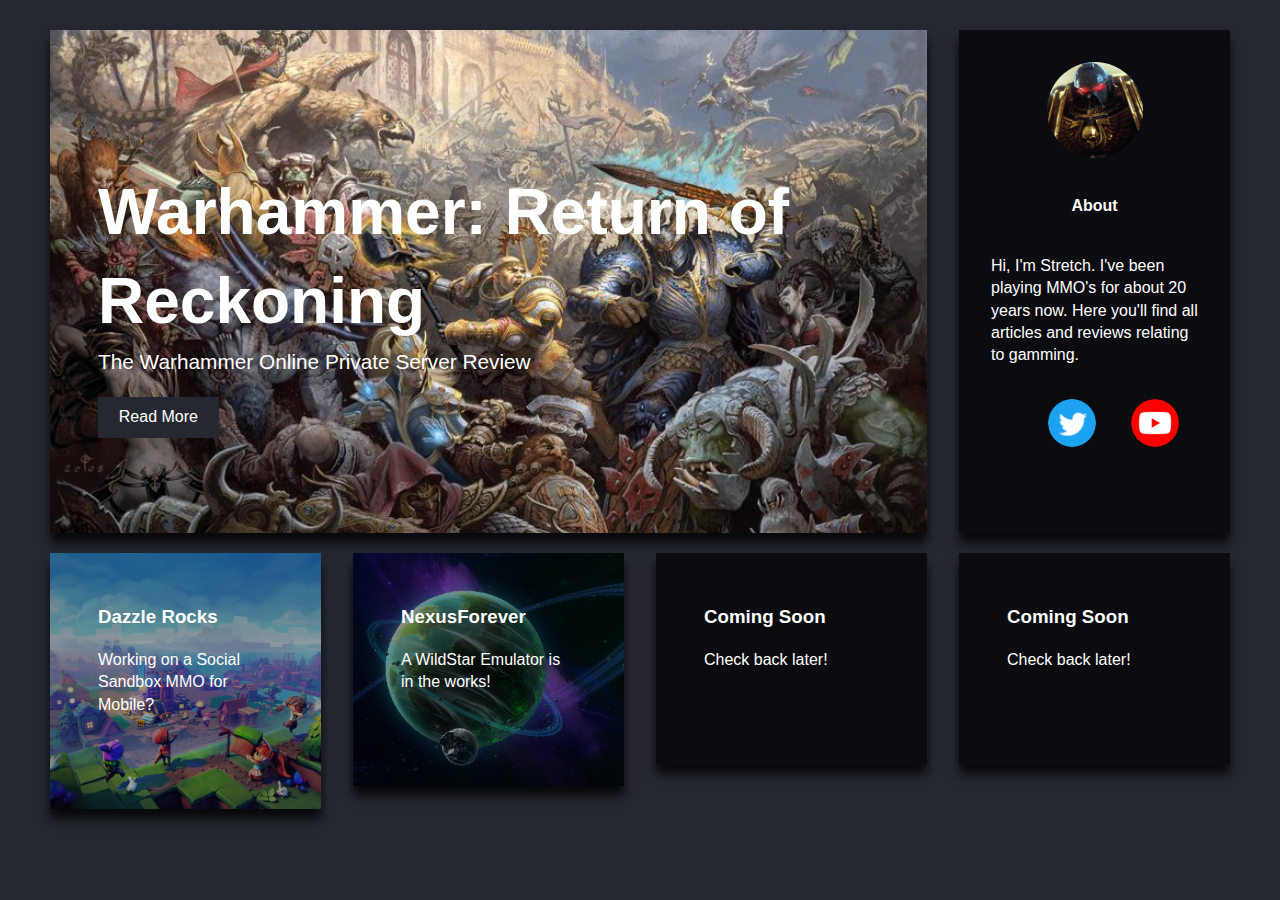
<file: index.html>
<!DOCTYPE html>
<html lang="en">

<head>
  <meta charset="UTF-8">
  <meta name="viewport" content="width=device-width, initial-scale=1.0">
  <meta http-equiv="X-UA-Compatible" content="ie=edge">

  <link rel="stylesheet" type="text/css" href="css/index_style.css">
  <title>Stretch.GG</title>
</head>

<body>
  <div class="wrapper">
    <section class="top-container">
      <header class="showcase">
        <h1>Warhammer: Return of Reckoning</h1>
        <p>The Warhammer Online Private Server Review</p>
        <a href="Articles/War.html" class="btn">Read More</a>
      </header>
      <div class="right-box">
        <img src="/img/400by400.png">
        <h4>About</h4>
        <p>Hi, I'm Stretch. I've been playing MMO's for about 20 years now. Here you'll find all articles and reviews
          relating to gamming.</p>
        <ul>
          <li><a href="https://www.twitter.com/Stretchz"><img src="/img/Twitter_Social_Icon_Circle_Color.png" alt=""></a></li>
          <li><a href="https://www.youtube.com/channel/UCglqXmwhKV6Iw9sH8f_fI3A"><img src="/img/youtube_social_circle_red.png" alt=""></a></li>
        </ul>
      </div>
    </section>

    <!-- Boxes Section -->
    <section class="boxes">
      <a href="/Articles/Dazzle Rocks.html">
        <div class="box one">
          <h3>Dazzle Rocks</h3>
          <p>Working on a Social Sandbox MMO for Mobile?</p>
          <br>
          <br>
        </div>
      </a>
      <a href="/Articles/NexusForeverIntro.html">
        <div class="box two">
          <h3>NexusForever</h3>
          <p>A WildStar Emulator is in the works!</p>
          <br>
          <br>
        </div>
      </a>
      <a href="">
        <div class="box three">
          <h3>Coming Soon</h3>
          <p>Check back later!</p>
          <br>
          <br>
        </div>
        <a href="">
          <div class="box three">
            <h3>Coming Soon</h3>
            <p>Check back later!</p>
            <br>
            <br>
          </div>
        </a>
    </section>
    <!-- Wrapper Ends -->
  </div>
</body>

</html>
</file>
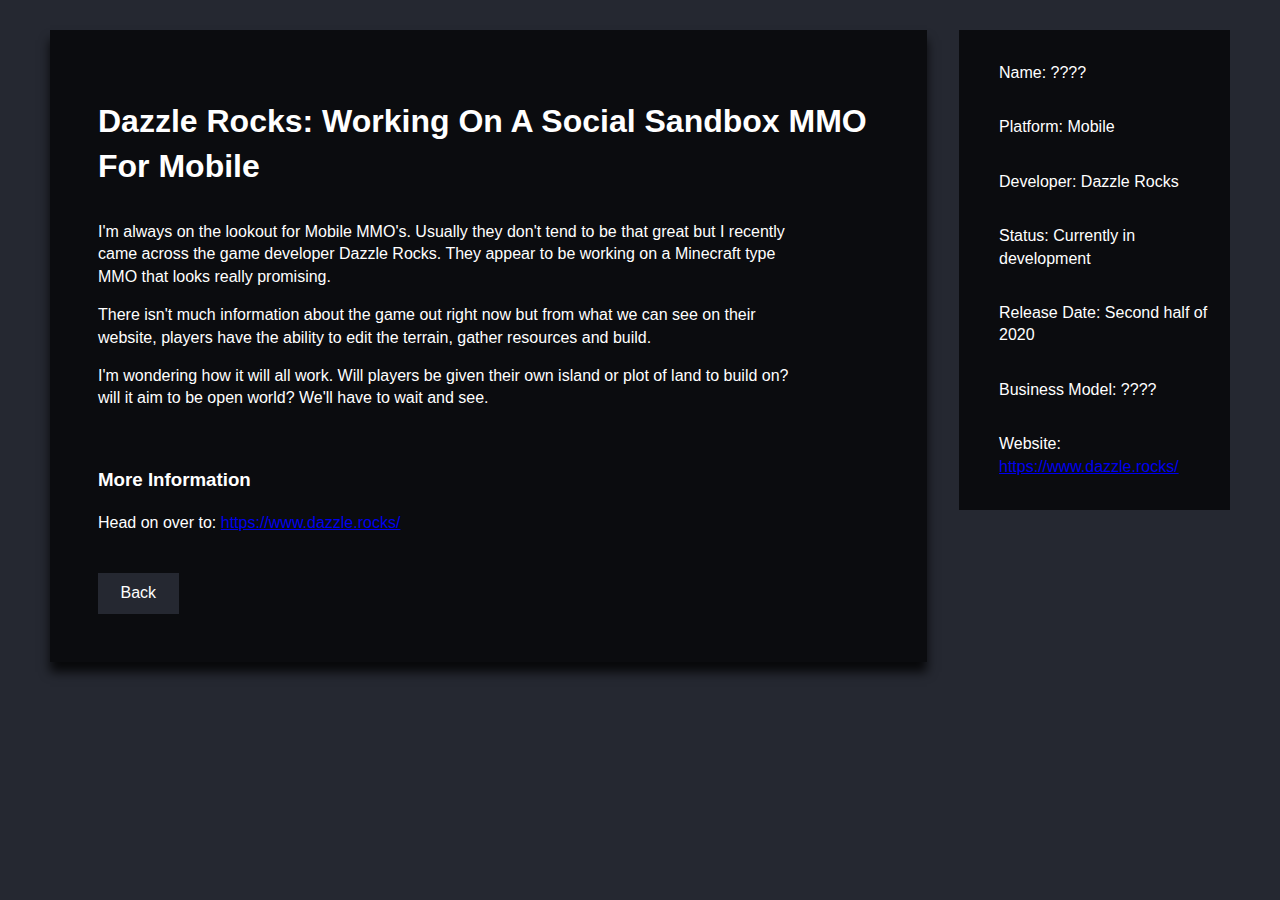
<file: Articles/Dazzle Rocks.html>
<!DOCTYPE html>
<html lang="en">

<head>
  <meta charset="UTF-8">
  <meta name="viewport" content="width=device-width, initial-scale=1.0">
  <meta http-equiv="X-UA-Compatible" content="ie=edge">

  <link rel="stylesheet" type="text/css" href="../css/Article_style.css">
  <title>Stretch.GG</title>
</head>

<body>
  <div class="wrapper">
    <section class="top-container">
      <header class="showcase">
        <h1>Dazzle Rocks: Working On A Social Sandbox MMO For Mobile</h1>
        <article>
          <p>I'm always on the lookout for Mobile MMO's. Usually they don't tend to be that great but I recently came across the game developer Dazzle Rocks. They appear to be working on a Minecraft type MMO that looks really promising. </p>
          <p> There isn't much information about the game out right now but from what we can see on their website, players have the ability to edit the terrain, gather resources and build.</p>
          <p>I'm wondering how it will all work. Will players be given their own island or plot of land to build on? will it aim to be open world? We'll have to wait and see.</p>
          <br>
          <h3>More Information</h3>
          <p>Head on over to: <a
              href="https://www.dazzle.rocks/">https://www.dazzle.rocks/</a> </p>
          <br>

        </article>

        <a href="../index.html" class="btn">Back</a>

      </header>
      <div class="right-box">

        <div class="game-info">
          <ul>
            <li>Name: ???? </li>
            <li>Platform: Mobile</li>
            <li>Developer: Dazzle Rocks</li>
            <li>Status: Currently in development</li>
            <li>Release Date: Second half of 2020</li>
            <li>Business Model: ????</li>
            <li>Website: <a href="https://www.dazzle.rocks/">https://www.dazzle.rocks/</a></li>
          </ul>
        </div>
      </div>
    </section>
  </div>
</body>

</html>
</file>
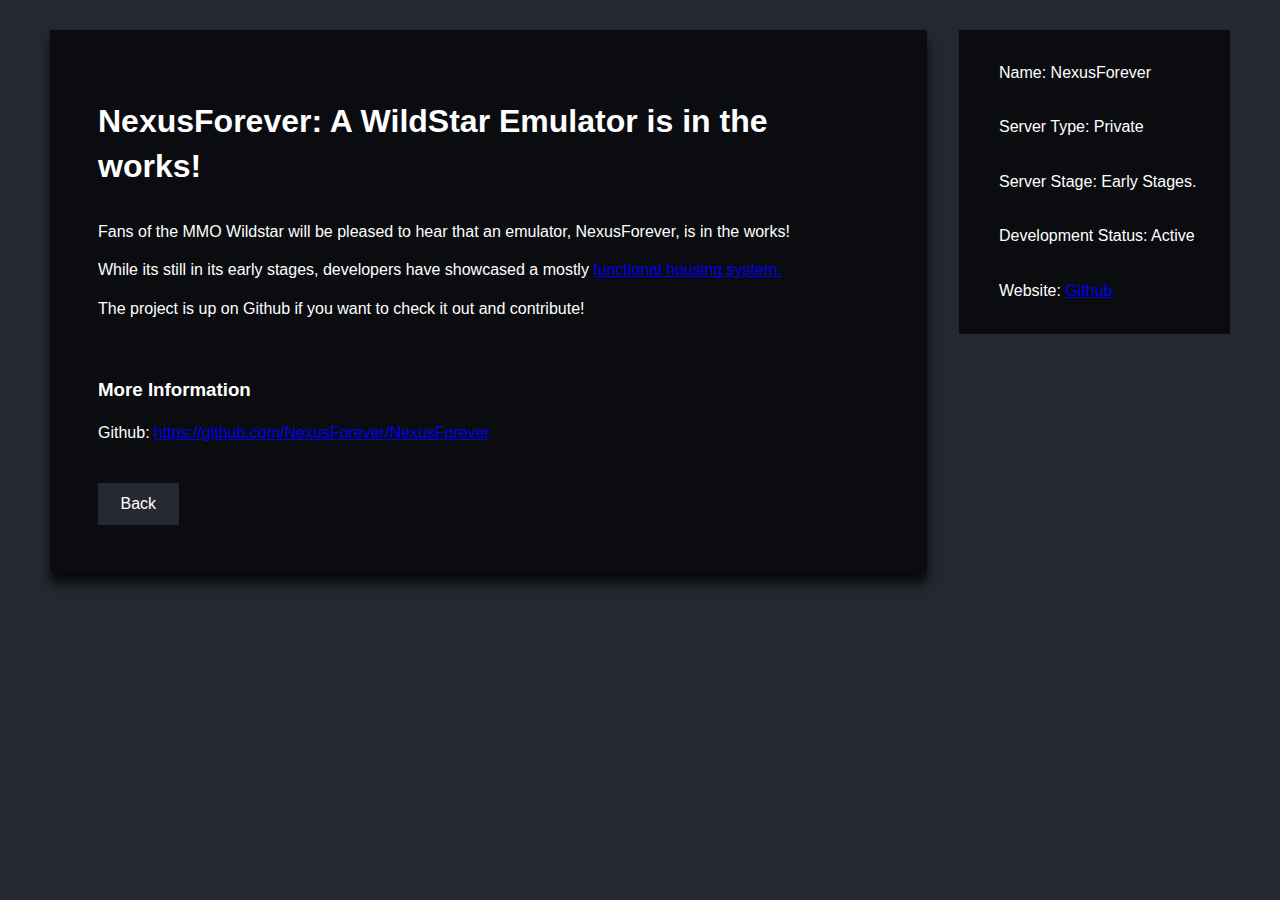
<file: Articles/NexusForeverIntro.html>
<!DOCTYPE html>
<html lang="en">

<head>
  <meta charset="UTF-8">
  <meta name="viewport" content="width=device-width, initial-scale=1.0">
  <meta http-equiv="X-UA-Compatible" content="ie=edge">

  <link rel="stylesheet" type="text/css" href="../css/Article_style.css">
  <title>Stretch.GG</title>
</head>

<body>
  <div class="wrapper">
    <section class="top-container">
      <header class="showcase">
        <h1>NexusForever: A WildStar Emulator is in the works!</h1>
        <article>
          <p>Fans of the MMO Wildstar will be pleased to hear that an emulator, NexusForever, is in the works!</p>
          <p>While its still in its early stages, developers have showcased a mostly <a target="_blank" href = "https://www.youtube.com/watch?v=K5VV8Ebb63E">functional housing system.</a></p>
          <p>The project is up on Github if you want to check it out and contribute!</p>
          <br>
          <h3>More Information</h3>
          <p>Github: <a target="_blank"
              href="https://github.com/NexusForever/NexusForever">https://github.com/NexusForever/NexusForever</a> </p>
          <br>

        </article>

        <a href="../index.html" class="btn">Back</a>

      </header>
      <div class="right-box">

        <div class="game-info">
            <ul>
              <li>Name: NexusForever </li>
              <li>Server Type: Private</li>
              <li>Server Stage: Early Stages.</li>
              <li>Development Status: Active</li>
              <li>Website: <a target="_blank" href="https://github.com/NexusForever/NexusForever">Github</a></li>
            </ul>
          </div>
      </div>
    </section>
  </div>
</body>

</html>
</file>
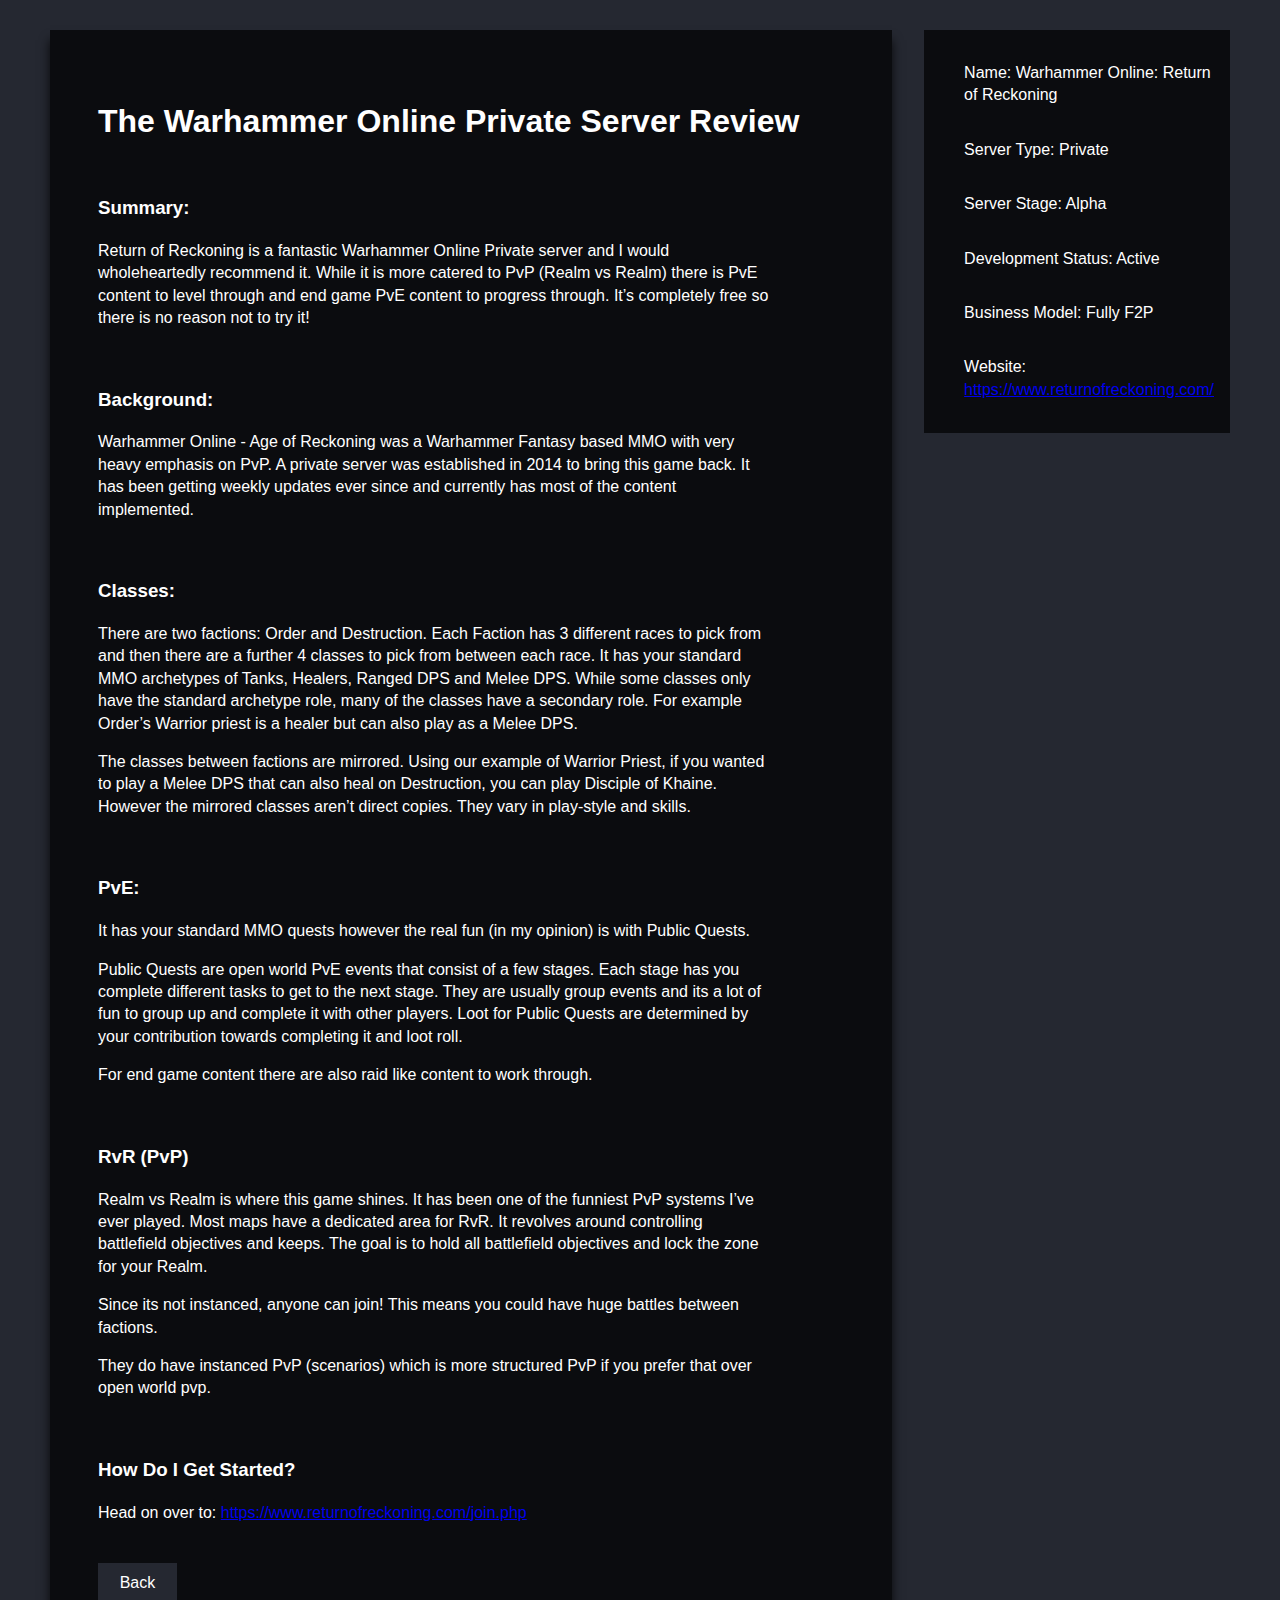
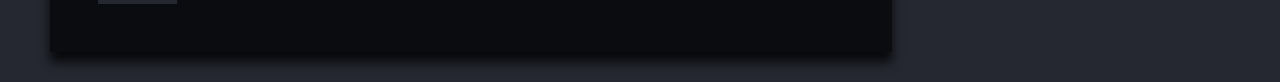
<file: Articles/War.html>
<!DOCTYPE html>
<html lang="en">

<head>
  <meta charset="UTF-8">
  <meta name="viewport" content="width=device-width, initial-scale=1.0">
  <meta http-equiv="X-UA-Compatible" content="ie=edge">

  <link rel="stylesheet" type="text/css" href="../css/Article_style.css">
  <title>Stretch.GG</title>
</head>

<body>
  <div class="wrapper">
    <section class="top-container">
      <header class="showcase">
        <h1>The Warhammer Online Private Server Review</h1>

        <article>
          <h3>Summary:</h3>
          <p>Return of Reckoning is a fantastic Warhammer Online Private server and I would wholeheartedly recommend it.
            While it is more catered to PvP (Realm vs Realm) there is PvE content to level through and end game PvE
            content to progress through. It’s completely free so there is no reason not to try it!</p>
          <br>

          <h3>Background:</h3>
          <p>Warhammer Online - Age of Reckoning was a Warhammer Fantasy based MMO with very heavy emphasis on PvP. A
            private server was established in 2014 to bring this game back. It has been getting weekly updates ever
            since and currently has most of the content implemented. </p>
          <br>

          <h3>Classes:</h3>
          <p>There are two factions: Order and Destruction. Each Faction has 3 different races to pick from and then
            there are a further 4 classes to pick from between each race. It has your standard MMO archetypes of Tanks,
            Healers, Ranged DPS and Melee DPS. While some classes only have the standard archetype role, many of the
            classes have a secondary role. For example Order’s Warrior priest is a healer but can also play as a Melee
            DPS.</p>
          <p>The classes between factions are mirrored. Using our example of Warrior Priest, if you wanted to play a
            Melee DPS that can also heal on Destruction, you can play Disciple of Khaine. However the mirrored classes
            aren’t direct copies. They vary in play-style and skills. </p>
          <br>

          <h3>PvE:</h3>
          <p>It has your standard MMO quests however the real fun (in my opinion) is with Public Quests. </p>

          <p>Public Quests are open world PvE events that consist of a few stages. Each stage has you complete different
            tasks to get to the next stage. They are usually group events and its a lot of fun to group up and complete
            it with other players. Loot for Public Quests are determined by your contribution towards completing it and
            loot roll.</p>

          <p>For end game content there are also raid like content to work through.</p>
          <br>

          <h3>RvR (PvP)</h3>
          <p>Realm vs Realm is where this game shines. It has been one of the funniest PvP systems I’ve ever played.
            Most maps have a dedicated area for RvR. It revolves around controlling battlefield objectives and keeps.
            The goal is to hold all battlefield objectives and lock the zone for your Realm.</p>
          <p>Since its not instanced, anyone can join! This means you could have huge battles between factions.</p>
          <p>They do have instanced PvP (scenarios) which is more structured PvP if you prefer that over open world pvp.
          </p>
          <br>

          <h3>How Do I Get Started?</h3>
          <p>Head on over to: <a
              href="https://www.returnofreckoning.com/join.php">https://www.returnofreckoning.com/join.php</a> </p>
          <br>

        </article>

        <a href="https://Stretch.GG" class="btn">Back</a>

      </header>
      <div class="right-box">

        <div class="game-info">
          <ul>
            <li>Name: Warhammer Online: Return of Reckoning </li>
            <li>Server Type: Private</li>
            <li>Server Stage: Alpha</li>
            <li>Development Status: Active</li>
            <li>Business Model: Fully F2P</li>
            <li>Website: <a href="https://www.returnofreckoning.com/">https://www.returnofreckoning.com/</a> </li>
          </ul>
        </div>
      </div>
    </section>
  </div>
</body>

</html>
</file>
<file: css/index_style.css>
/* CSS Variables */
:root {
    --primary: rgb(11, 12, 15);
    --bg:rgb(37, 40, 49);
    --text: white;
    --shadow: 0 10px 10px rgba(0, 0, 0, 0.8);
  }
  
  html {
    box-sizing: border-box;
    font-family: Arial, Helvetica, sans-serif;
    color: var(--dark);

  }

  body {
    background-color:var(--bg);
    margin: 30px 50px;
    line-height: 1.4;
  }
  
  a, a:visited, a:focus, a:active { text-decoration: none; color:var(--text); }
  .btn {
    background: var(--bg);
    color: var(--text);
    padding: 0.6rem 1.3rem;
    text-decoration: none;
    border: 0;
  }
  
  img {
    max-width: 100%;
  }
  
  .wrapper {
    display: grid;
    grid-gap: 20px;
  }
  
  /* Top Container */
  .top-container {
    display: grid;
    grid-gap: 2em;
    
    grid-template-areas:
    'showcase showcase showcase right-box';
    
    grid-template-rows: auto;
    grid-template-columns: repeat(4, 1fr);
  }
  
  /* Showcase */
  .showcase {
    grid-area: showcase;
    background: url(../img/war-conceptart.jpg);
    background-size: cover;
    background-position: center;
    padding: 3rem;
    
    display: flex;
    flex-direction: column;
    align-items: start;
    justify-content: center;
    box-shadow: var(--shadow);
  }
  
  .showcase h1 {
    font-size: 4rem;
    margin-bottom: 0;
    color: var(--text);
  }
  
  .showcase p {
    font-size: 1.3rem;
    margin-top: 0;
    color: var(--text);
  }
  
  /* Top Box */
  .right-box {
    grid-area: right-box;
    background-color: rgb(11, 12, 15);
    box-shadow: var(--shadow);
    max-width: 100%;
    
    display: flex;
    flex-direction: column;

    color: white;

    align-items: center;

    padding: 2em 2em 4em 2em;


  }

  .right-box h4{
    padding-top:1em;
  }

  .right-box img{
    max-width: 6em;
    border-radius: 50%;
  }

  .right-box ul{


    display: flex;
    flex-direction: row;
    list-style: none;
    min-width: 80%;

    justify-content: space-around;
    align-self: flex-start;

  
  }

  .right-box ul img{
    max-width: 3em;
  }
  
  /* Boxes */
  .boxes {
    display: grid;
    grid-gap: 2em;
    grid-template-columns: repeat(auto-fit, minmax(200px, 1fr));
    color:white;
  }
  
  .box {
    background: var(--primary);
    text-align: left;
    padding: 2rem 3rem;
    box-shadow: var(--shadow);
    transition: all .3s ease-in-out; 
  }

  .box:hover { 
      transform: scale(1.1); 
  }

  .one{
    background: url(../img/DazzleRocks_KeyArt_May2020.png);
    background-size: cover;
    background-position: center;
  }

  .two{
    background: url(../img/WildStarbg.jpg);
    background-size: cover;
    background-position: center;
  }
  
  /* Media Queries */
  @media (max-width: 700px) {
    .top-container {
      grid-template-areas:
        'showcase showcase'
        'right-box right-box-b';
    }
  
    .showcase h1 {
      font-size: 2.5rem;
    }
  
    .main-nav ul {
      grid-template-columns: 1fr;
    }
  
    .info {
      grid-template-columns: 1fr;
    }
  
    .info .btn {
      display: block;
      text-align: center;
      margin: auto;
    }
  }
  
  @media (max-width: 500px) {
    .top-container {
      grid-template-areas:
        'showcase'
        'right-box'
        'right-box-b';
    }
  }
</file>
<file: css/Article_style.css>
:root {
    --primary: rgb(11, 12, 15);
    --bg:rgb(37, 40, 49);
    --text: white;
    --shadow: 0 10px 10px rgba(0, 0, 0, 0.8);
  }
 
  html {
    box-sizing: border-box;
    font-family: Arial, Helvetica, sans-serif;
    color: var(--dark);

  }

  body {
    background-color:var(--bg);
    margin: 30px 50px;
    line-height: 1.4;
  }

  .top-container {
    display: grid;
    grid-gap: 2em;
    
    grid-template-areas:
    'showcase showcase showcase right-box';
    grid-template-columns: repeat(4, 1fr);
  }
  
  /* Showcase */
  .showcase {
    grid-area: showcase;
    background-color: rgb(11, 12, 15);
    padding: 3rem;
    
    display: flex;
    flex-direction: column;
    box-shadow: var(--shadow);
  }
  
  .showcase h1 {
    font-size: 2rem;
    margin-bottom: 2rem;
    color: var(--text);
  }
  
  .showcase p {
    font-size: 1rem;
    margin-top: 0;
    color: var(--text);
  }
  
  /* Top Box */
  .right-box {
    grid-area: right-box;
    max-width: 100%;
    
    display: flex;
    flex-direction: column;

    color: white;
  }


  .right-box ul{
    list-style: none;
  }

.right-box ul li{
    padding-right: 1em;
    padding-top: 1em;
    padding-bottom: 1em;
}
.game-info{
  background-color: rgb(11, 12, 15);
}

article{
    width:90%
}

article h3{
  color: var(--text);
}

a:visited  , a:focus, a:active { text-decoration: underline; color:var(--text); }


.btn {
  background: var(--bg);
  color: var(--text);
  padding: 0.6rem 1.3rem;
  text-decoration: none;
  border: 0;

  width:5%;

  text-align: center;
}
</file>
